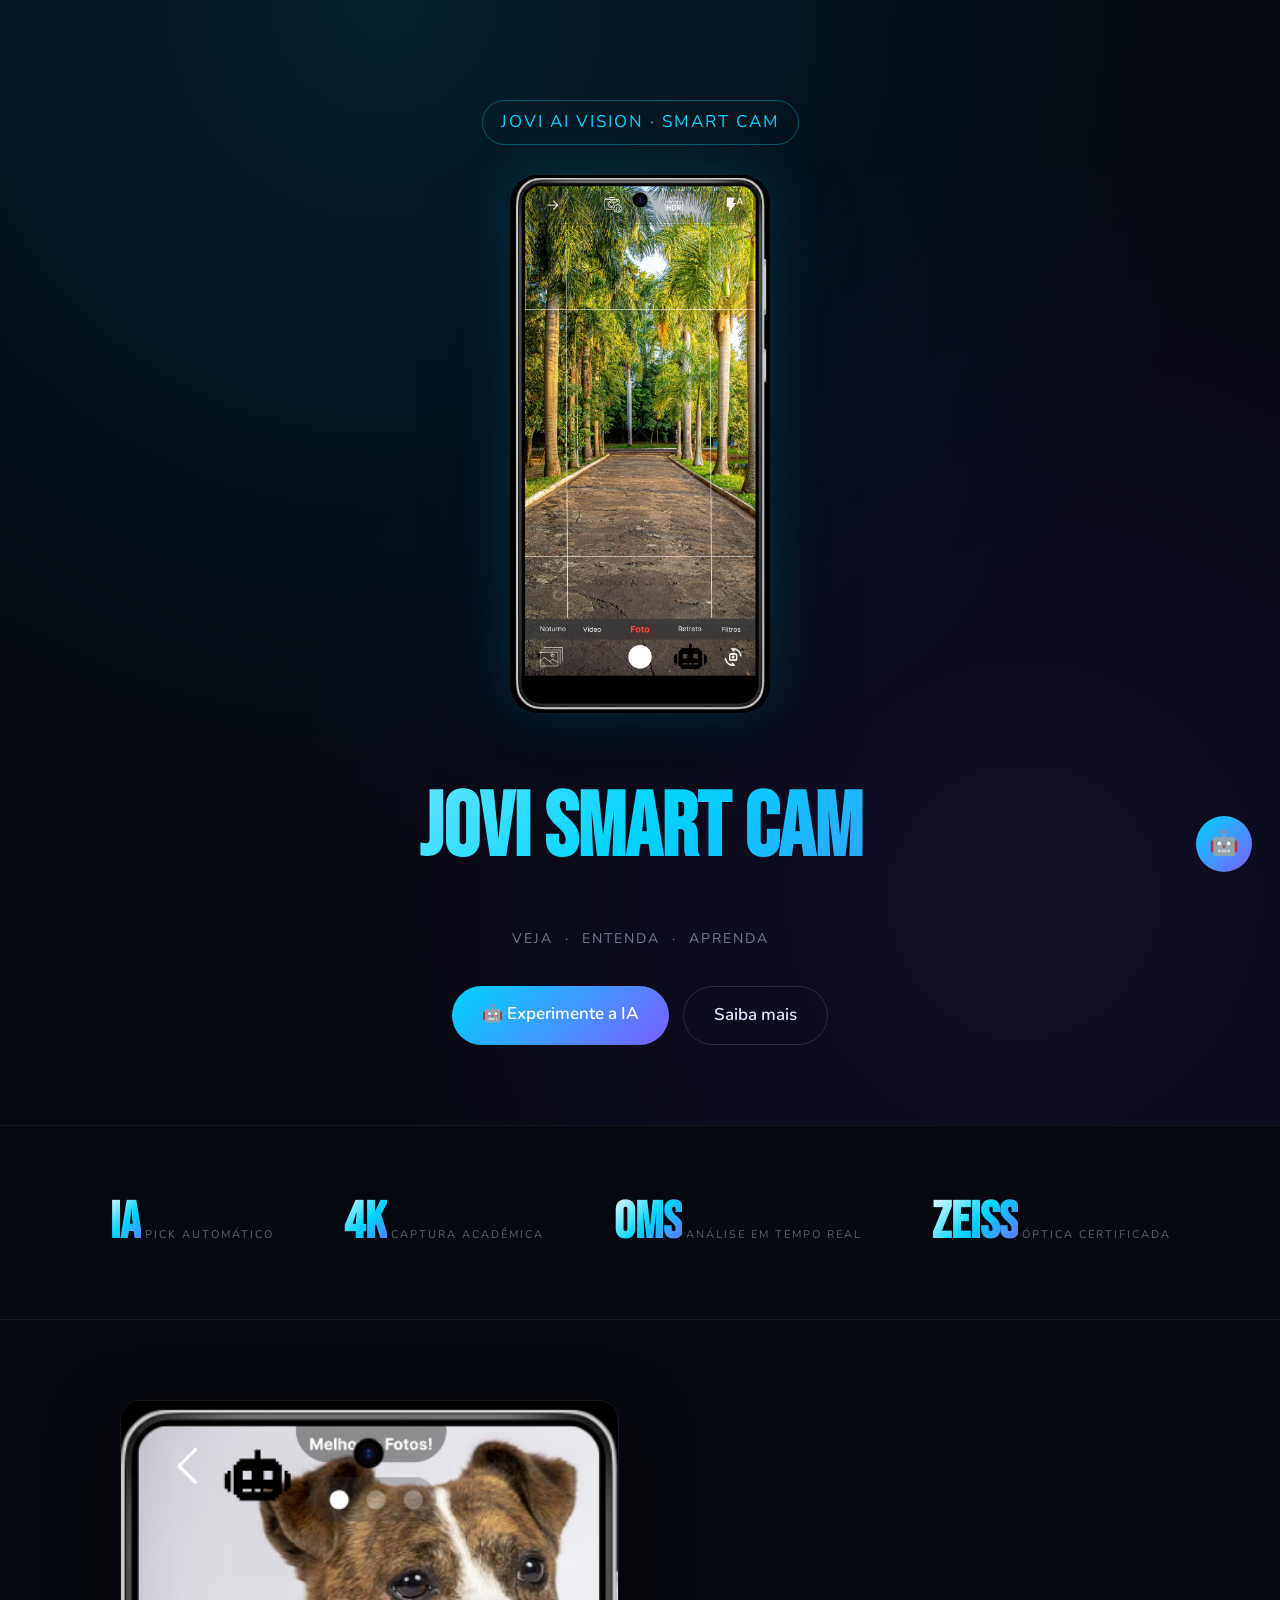
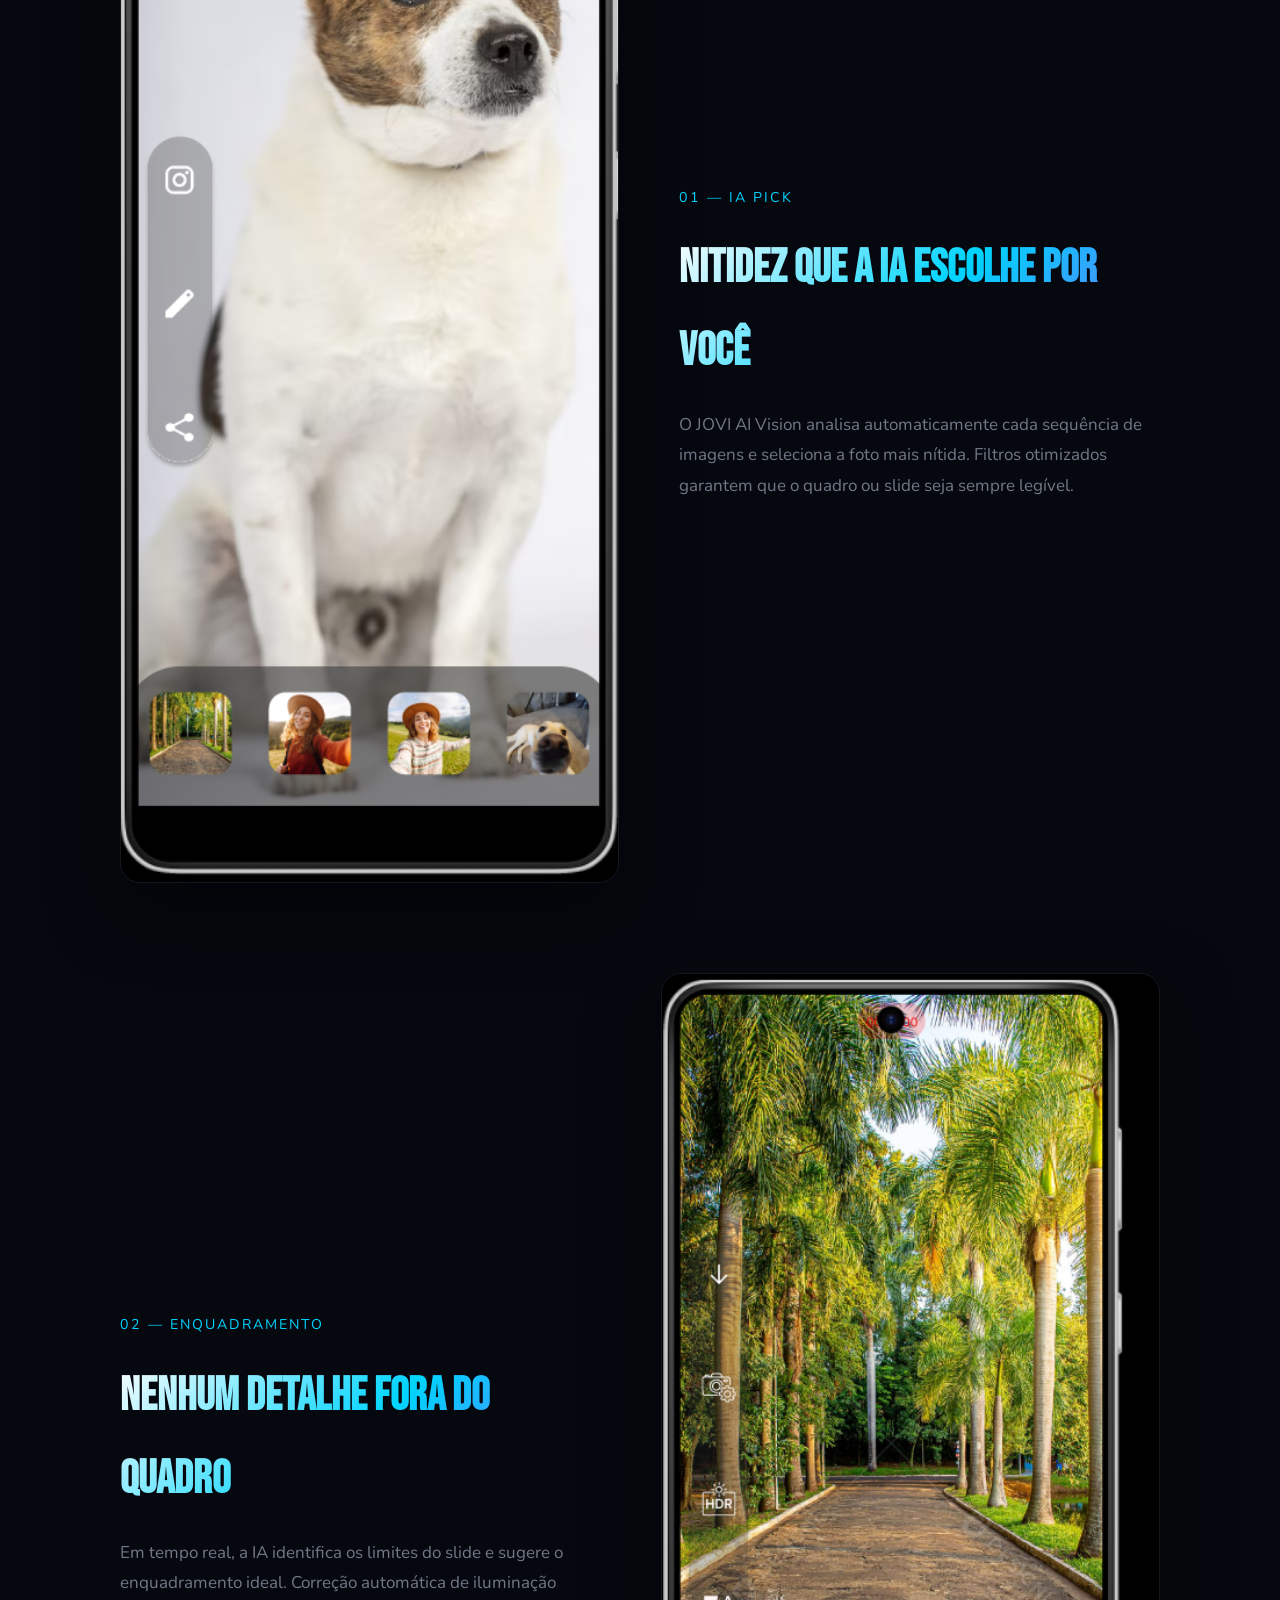
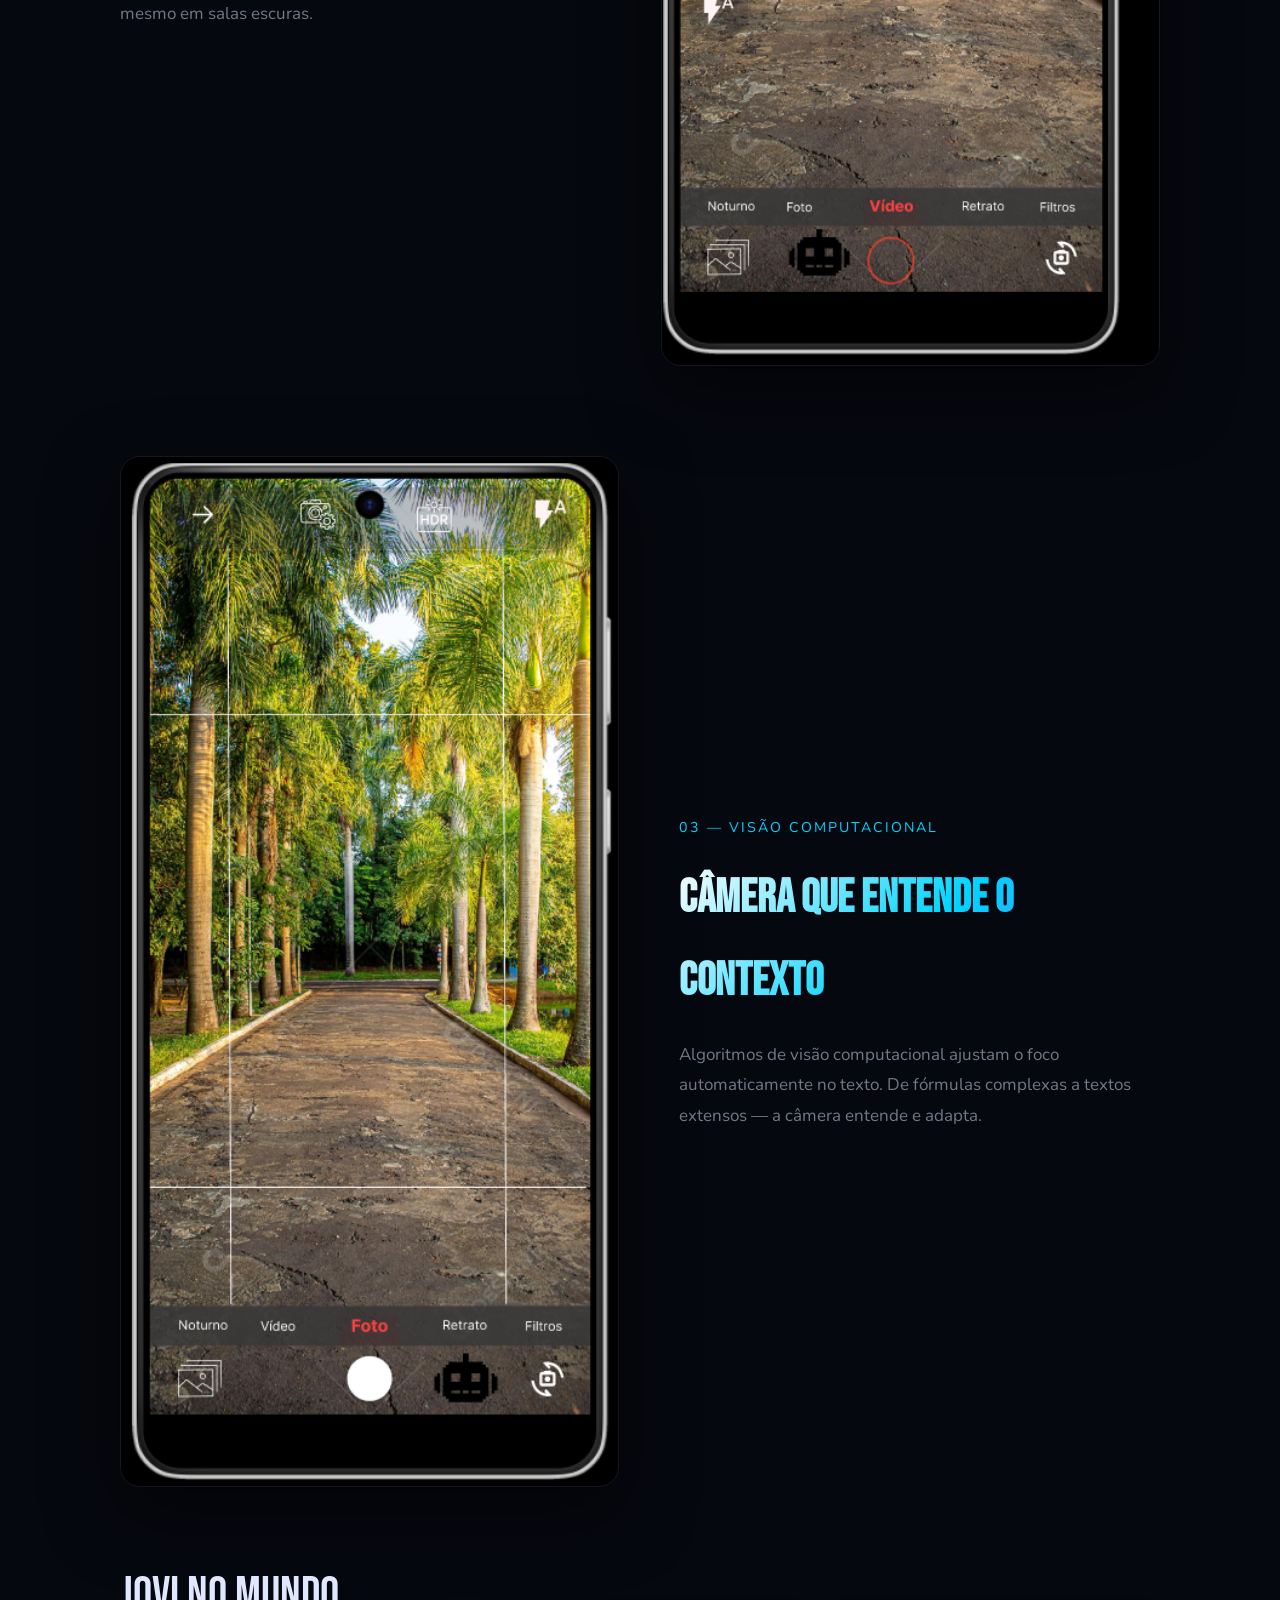
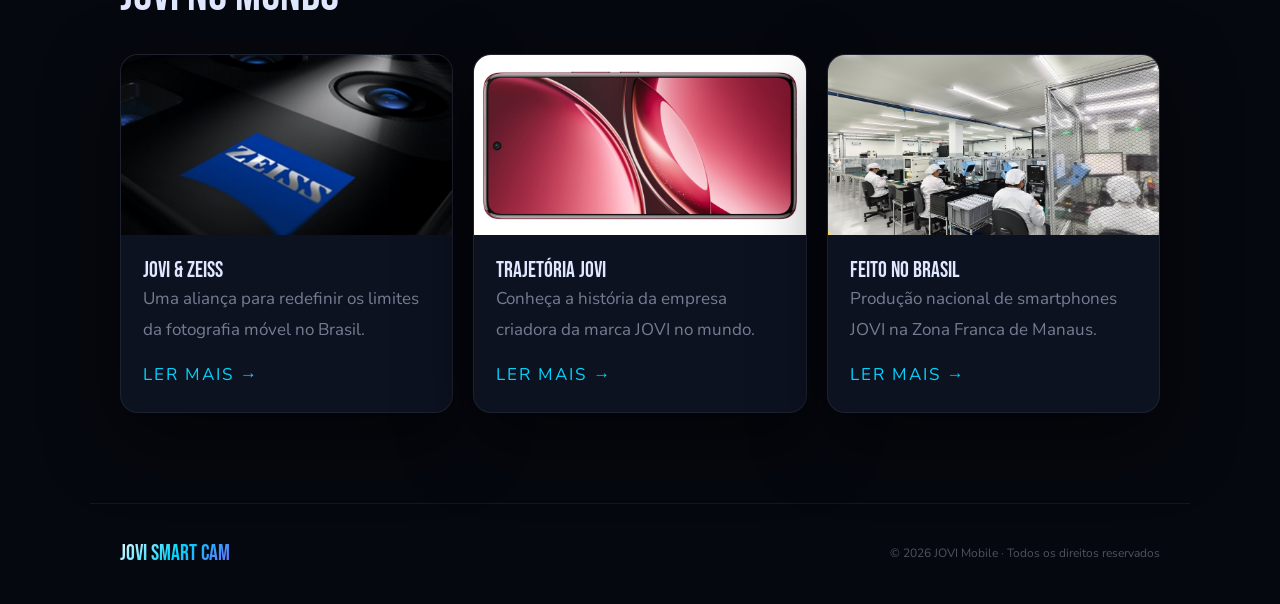
<file: index.html>
<!DOCTYPE html>
<html lang="pt-br">
<head>
  <meta charset="UTF-8">
  <meta name="viewport" content="width=device-width, initial-scale=1.0">
  <title>JOVI Smart Cam</title>


  <link rel="preconnect" href="https://fonts.googleapis.com">
  <link href="https://fonts.googleapis.com/css2?family=Bebas+Neue&family=Nunito:wght@300;400;600&display=swap" rel="stylesheet">


  <link rel="stylesheet" href="style.css">
</head>

<body>



  <section class="hero">
    <span class="badge">JOVI AI Vision · Smart Cam</span>
    <img src="nova.png" alt="JOVI Smart Cam" class="foto-celular">
    <h1>JOVI Smart Cam</h1>
    <p>Veja &nbsp;·&nbsp; Entenda &nbsp;·&nbsp; Aprenda</p>
    <div class="botoes">
      <a href="assistente.html" class="btn-azul" target="_blank">🤖 Experimente a IA</a>
      <a href="#funcionalidades" class="btn-branco">Saiba mais</a>
    </div>
  </section>



  <div class="numeros">
    <div class="numero">
      <strong>IA</strong>
      <span>Pick Automático</span>
    </div>
    <div class="numero">
      <strong>4K</strong>
      <span>Captura Acadêmica</span>
    </div>
    <div class="numero">
      <strong>0ms</strong>
      <span>Análise em Tempo Real</span>
    </div>
    <div class="numero">
      <strong>ZEISS</strong>
      <span>Óptica Certificada</span>
    </div>
  </div>



  <section class="funcionalidades" id="funcionalidades">

    <div class="linha">
      <img src="cachhoro.png" alt="IA Pick">
      <div class="texto">
        <small>01 — IA Pick</small>
        <h2>Nitidez que a IA escolhe por você</h2>
        <p>O JOVI AI Vision analisa automaticamente cada sequência de imagens e seleciona a foto mais nítida. Filtros otimizados garantem que o quadro ou slide seja sempre legível.</p>
      </div>
    </div>

    <div class="linha invertido">
      <img src="grava.png" alt="Enquadramento">
      <div class="texto">
        <small>02 — Enquadramento</small>
        <h2>Nenhum detalhe fora do quadro</h2>
        <p>Em tempo real, a IA identifica os limites do slide e sugere o enquadramento ideal. Correção automática de iluminação mesmo em salas escuras.</p>
      </div>
    </div>

    <div class="linha">
      <img src="nova.png" alt="Câmera Acadêmica">
      <div class="texto">
        <small>03 — Visão Computacional</small>
        <h2>Câmera que entende o contexto</h2>
        <p>Algoritmos de visão computacional ajustam o foco automaticamente no texto. De fórmulas complexas a textos extensos — a câmera entende e adapta.</p>
      </div>
    </div>

  </section>



  <section class="noticias">

    <h2>JOVI no Mundo</h2>

    <div class="grade">

      <a href="https://www.jovimobile.com/br/about-jovi/news/jovi-zeiss-fotografia" target="_blank" class="card">
        <img src="zeiss.jpg" alt="JOVI e ZEISS">
        <div class="card-info">
          <h3>JOVI & ZEISS</h3>
          <p>Uma aliança para redefinir os limites da fotografia móvel no Brasil.</p>
          <span class="link">Ler mais →</span>
        </div>
      </a>

      <a href="https://www.jovimobile.com/br/about-jovi/news/historia-da-jovi-no-mundo" target="_blank" class="card">
        <img src="jvo.jpg" alt="História da JOVI">
        <div class="card-info">
          <h3>Trajetória JOVI</h3>
          <p>Conheça a história da empresa criadora da marca JOVI no mundo.</p>
          <span class="link">Ler mais →</span>
        </div>
      </a>

      <a href="https://www.jovimobile.com/br/about-jovi/news/producao-nacional-brasil" target="_blank" class="card">
        <img src="manaus.jpg" alt="Produção Nacional">
        <div class="card-info">
          <h3>Feito no Brasil</h3>
          <p>Produção nacional de smartphones JOVI na Zona Franca de Manaus.</p>
          <span class="link">Ler mais →</span>
        </div>
      </a>

    </div>

  </section>



  <footer>
    <span class="nome-marca">JOVI Smart Cam</span>
    <span class="direitos">© 2026 JOVI Mobile · Todos os direitos reservados</span>
  </footer>



  <a href="assistente.html" target="_blank" class="flutuante">🤖</a>



  <script>

    var itens = document.querySelectorAll('.linha, .card');

    function checarScroll() {
      for (var i = 0; i < itens.length; i++) {
        var posicao = itens[i].getBoundingClientRect().top;
        var tela = window.innerHeight;

        if (posicao < tela - 80) {
          itens[i].classList.add('ativo');
        }
      }
    }

    window.addEventListener('load', checarScroll);
    window.addEventListener('scroll', checarScroll);

  </script>


</body>
</html>
</file>
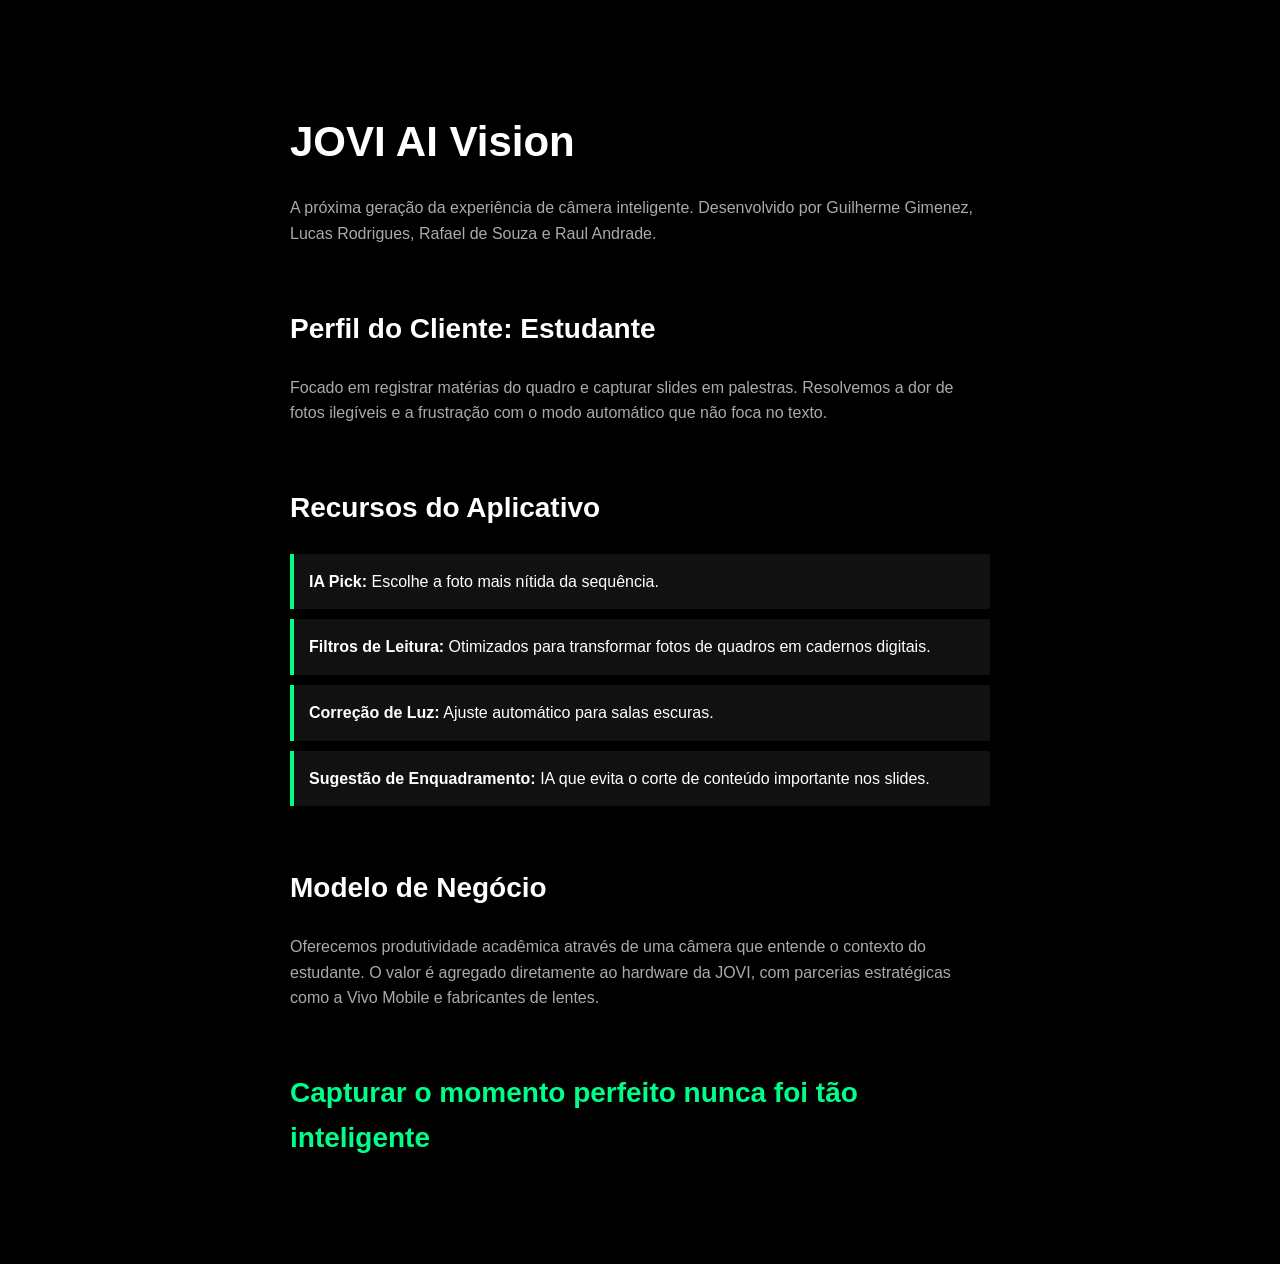
<file: assistente.html>
<!DOCTYPE html>
<html lang="pt-br">
<head>
<meta charset="UTF-8">
<meta name="viewport" content="width=device-width, initial-scale=1.0">
<title>JOVI AI Vision - Próxima Geração</title>

<style>
body {
    margin: 0;
    font-family: Arial, sans-serif;
    background: #000;
    color: white;
    line-height: 1.6;
}


.container {
    max-width: 700px;
    margin: auto;
    padding: 80px 20px;
}


h1 {
    font-size: 42px;
    margin-bottom: 20px;
}

h2 {
    font-size: 28px;
    margin-top: 60px;
}

p {
    color: #aaa;
    margin-top: 10px;
}


.destaque {
    color: #00ff88;
}


.recursos {
    list-style: none;
    padding: 0;
}

.recursos li {
    background: #111;
    margin-bottom: 10px;
    padding: 15px;
    border-left: 4px solid #00ff88;
}
</style>

</head>

<body>

<div class="container">

<h1>JOVI AI Vision</h1>

<p>
A próxima geração da experiência de câmera inteligente. 
Desenvolvido por Guilherme Gimenez, Lucas Rodrigues, Rafael de Souza e Raul Andrade.
</p>

<h2>Perfil do Cliente: Estudante</h2>

<p>
Focado em registrar matérias do quadro e capturar slides em palestras. 
Resolvemos a dor de fotos ilegíveis e a frustração com o modo automático que não foca no texto.
</p>

<h2>Recursos do Aplicativo</h2>

<ul class="recursos">
    <li><strong>IA Pick:</strong> Escolhe a foto mais nítida da sequência.</li>
    <li><strong>Filtros de Leitura:</strong> Otimizados para transformar fotos de quadros em cadernos digitais.</li>
    <li><strong>Correção de Luz:</strong> Ajuste automático para salas escuras.</li>
    <li><strong>Sugestão de Enquadramento:</strong> IA que evita o corte de conteúdo importante nos slides.</li>
</ul>

<h2>Modelo de Negócio</h2>

<p>
Oferecemos produtividade acadêmica através de uma câmera que entende o contexto do estudante. 
O valor é agregado diretamente ao hardware da JOVI, com parcerias estratégicas como a Vivo Mobile e fabricantes de lentes.
</p>

<h2 class="destaque">Capturar o momento perfeito nunca foi tão inteligente</h2>
</file>
<file: style.css>
*{margin:0;padding:0;box-sizing:border-box}
body{
  background:#06080f;
  color:#e0e8ff;
  font:17px/1.8 Nunito,sans-serif
}
a{text-decoration:none;color:inherit}
img{max-width:100%;display:block}

.hero{
  text-align:center;
  padding:100px 20px 80px;
  background:
  radial-gradient(circle at 30% 0%,#00c8ff20,transparent 60%),
  radial-gradient(circle at 80% 80%,#7850ff1a,transparent 55%)
}

.hero h1,.texto h2,.numero strong,.nome-marca{
  font-family:'Bebas Neue',sans-serif;
  background:linear-gradient(135deg,#fff,#00d4ff,#7b5fff);
  -webkit-background-clip:text;
  color:transparent
}

.badge,.hero p,.numero span,.texto small,.card-info .link{
  text-transform:uppercase;
  letter-spacing:2px
}

.badge{
  display:inline-block;
  padding:6px 18px;
  border:1px solid #00d4ff55;
  border-radius:99px;
  color:#00d4ff;
  margin-bottom:30px
}

.foto-celular{
  width:260px;
  margin:0 auto 35px;
  border-radius:28px;
  box-shadow:0 0 60px #00d4ff33,0 30px 80px #0009
}

.hero h1{font-size:90px}
.hero p{font-size:14px;color:#e0e8ff80;margin-top:16px}

.botoes,.numeros,.linha,footer{
  display:flex;
  flex-wrap:wrap
}

.botoes{
  justify-content:center;
  gap:14px;
  margin-top:35px
}

.btn-azul,.btn-branco{
  padding:13px 30px;
  border-radius:99px;
  font-weight:600;
  transition:.2s
}

.btn-azul{
  background:linear-gradient(135deg,#00d4ff,#7b5fff);
  color:#fff
}

.btn-branco{
  border:1px solid #fff2
}

.btn-azul:hover,.btn-branco:hover,.card:hover{
  transform:translateY(-3px)
}

.numeros{
  justify-content:center;
  gap:40px 70px;
  padding:50px 20px;
  border-block:1px solid #fff1
}

.numero{text-align:center}
.numero strong{font-size:52px}
.numero span{font-size:11px;color:#e0e8ff66}

.funcionalidades,.noticias,footer{
  max-width:1100px;
  margin:auto
}

.funcionalidades{
  padding:80px 30px;
  display:grid;
  gap:90px
}

.linha{
  align-items:center;
  gap:60px;
  opacity:0;
  transform:translateY(30px);
  transition:.7s
}

.linha.ativo,.card.ativo{
  opacity:1;
  transform:none
}

.linha.invertido{flex-direction:row-reverse}

.linha img,.card{
  border:1px solid #fff1;
  box-shadow:0 25px 70px #0008
}

.linha img{
  width:48%;
  border-radius:20px
}

.texto{flex:1}
.texto small{color:#00d4ff}
.texto h2{font-size:46px;margin:16px 0}
.texto p,.card-info p{color:#e0e8ff80}

.noticias{
  padding:0 30px 90px
}

.noticias h2{
  font:48px 'Bebas Neue',sans-serif;
  margin-bottom:30px
}

.grade{
  display:grid;
  grid-template-columns:repeat(3,1fr);
  gap:20px
}

.card{
  background:#0d1221;
  border-radius:18px;
  overflow:hidden;
  opacity:0;
  transform:translateY(30px);
  transition:.6s
}

.card img{
  height:180px;
  width:100%;
  object-fit:cover
}

.card-info{padding:22px}
.card-info h3{
  font:22px 'Bebas Neue',sans-serif
}

.card-info .link{
  display:inline-block;
  margin-top:14px;
  color:#00d4ff
}

footer{
  justify-content:space-between;
  align-items:center;
  gap:10px;
  padding:30px;
  border-top:1px solid #fff1
}

.nome-marca{font-size:22px}
.direitos{font-size:12px;color:#e0e8ff55}

.flutuante{
  position:fixed;
  right:28px;
  bottom:28px;
  width:56px;
  aspect-ratio:1;
  border-radius:50%;
  background:linear-gradient(135deg,#00d4ff,#7b5fff);
  display:grid;
  place-items:center;
  font-size:24px;
  z-index:999
}

@keyframes aparecer{
  from{opacity:0;transform:translateY(25px)}
}

@media(max-width:768px){
  .hero h1{font-size:60px}
  .linha{flex-direction:column!important}
  .linha img,.grade{width:100%}
  .grade{grid-template-columns:1fr}
  footer{flex-direction:column;text-align:center}
}
</file>
